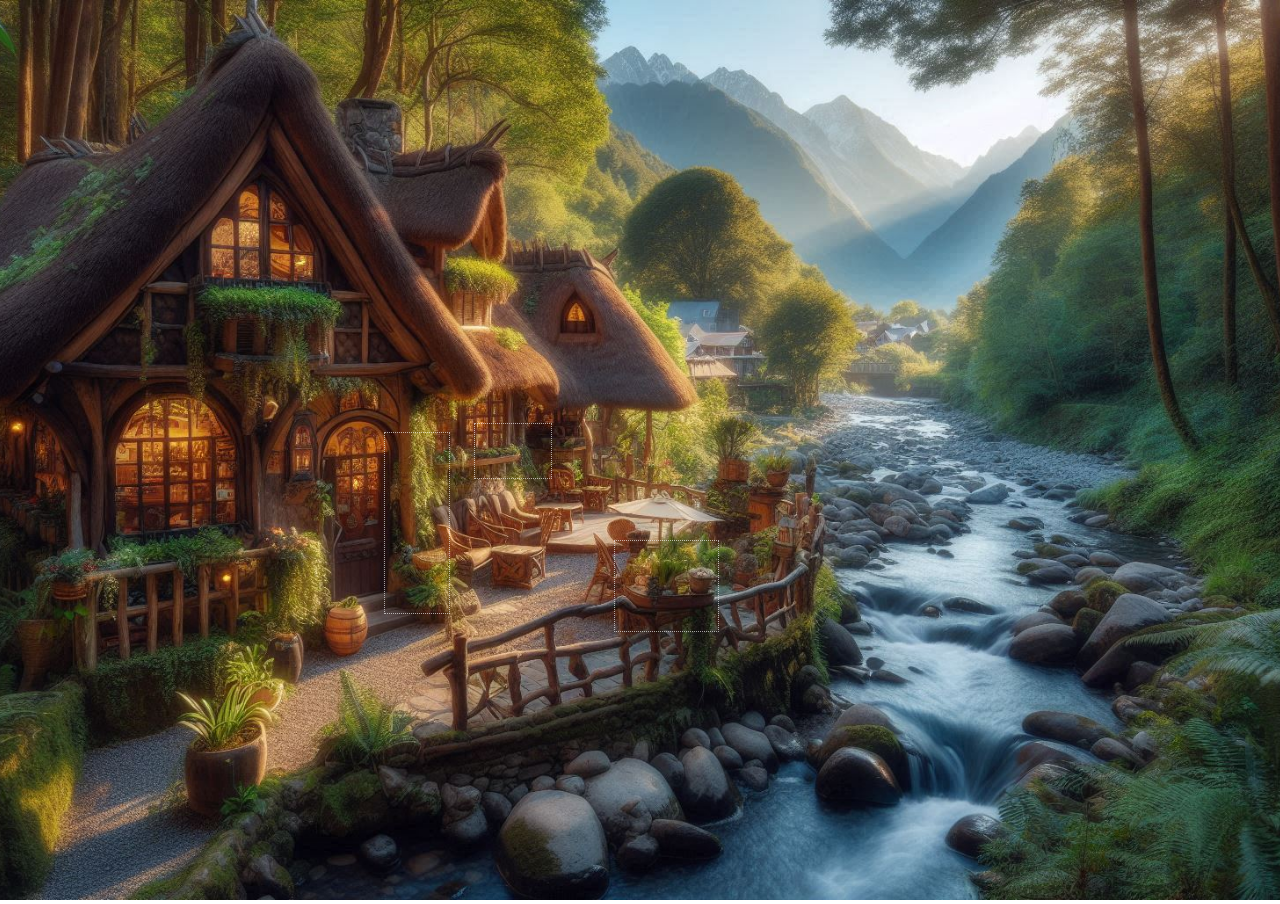
<file: index.html>
<!DOCTYPE html>
<html lang="en">
<head>
    <meta charset="UTF-8">
    <meta name="viewport" content="width=device-width, initial-scale=1.0">
    <title>Happy Birthday</title>
    <link rel="stylesheet" href="style.css">
</head>
<body>
    <div class="background">
        <img src="exterior.jpeg" alt="Background Image" class="background-image">
        <!-- Clickable Areas -->
        <a href="table.html" class="clickable-area" id="table"></a>
        <a href="interior.html" class="clickable-area" id="door"></a>
        <a href="herbs.html" class="clickable-area" id="herbs"></a>
    </div>
</body>
</html>
</file>
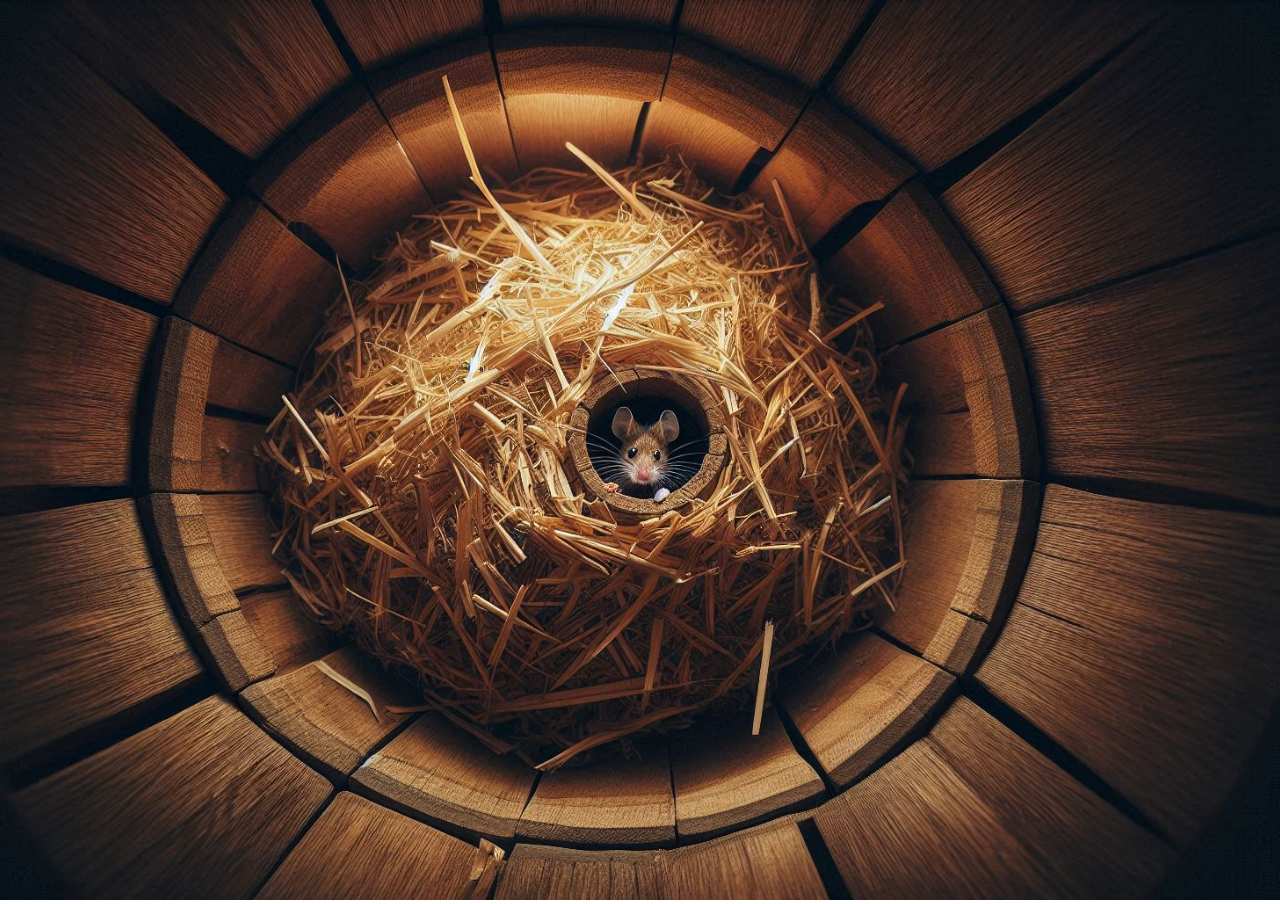
<file: barrel_mouse.html>
<!DOCTYPE html>
<html lang="en">
<head>
    <meta charset="UTF-8">
    <meta name="viewport" content="width=device-width, initial-scale=1.0">
    <title>Happy Birthday</title>
    <link rel="stylesheet" href="style.css">
</head>
<body>
    <div class="background">
        <img src="barrel_mouse.png" alt="Background Image" class="background-image">
    </div>
</body>
</html>
</file>
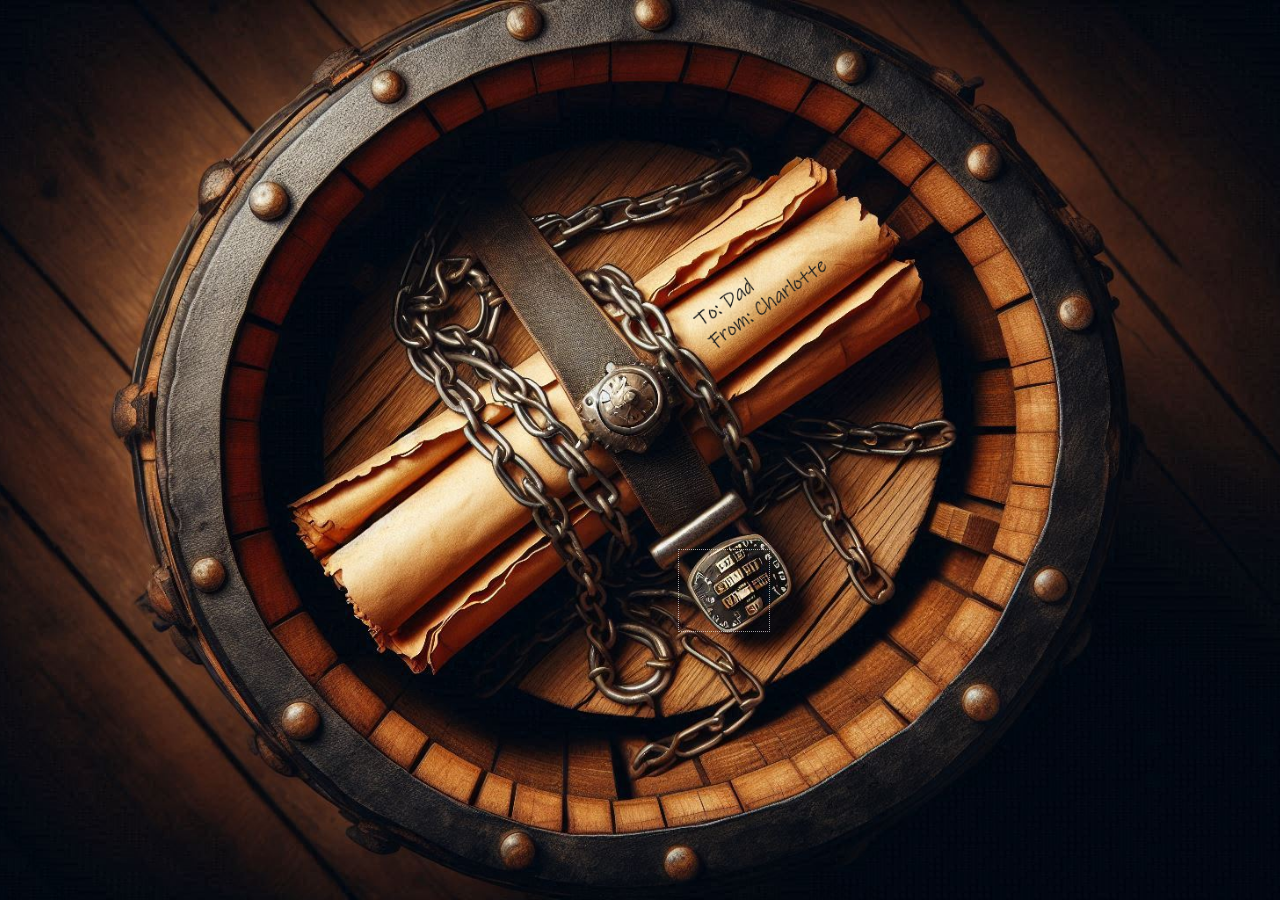
<file: barrel_scroll.html>
<!DOCTYPE html>
<html lang="en">
<head>
    <meta charset="UTF-8">
    <meta name="viewport" content="width=device-width, initial-scale=1.0">
    <title>Happy Birthday</title>
    <link rel="stylesheet" href="style.css">
</head>
<body>
    <div class="background">
        <img src="locked_scroll.png" alt="Background Image" class="background-image">
        <!-- Clickable Areas -->
        <a href="code.html" class="clickable-area" id="code"></a>
    </div>
</body>
</html>
</file>
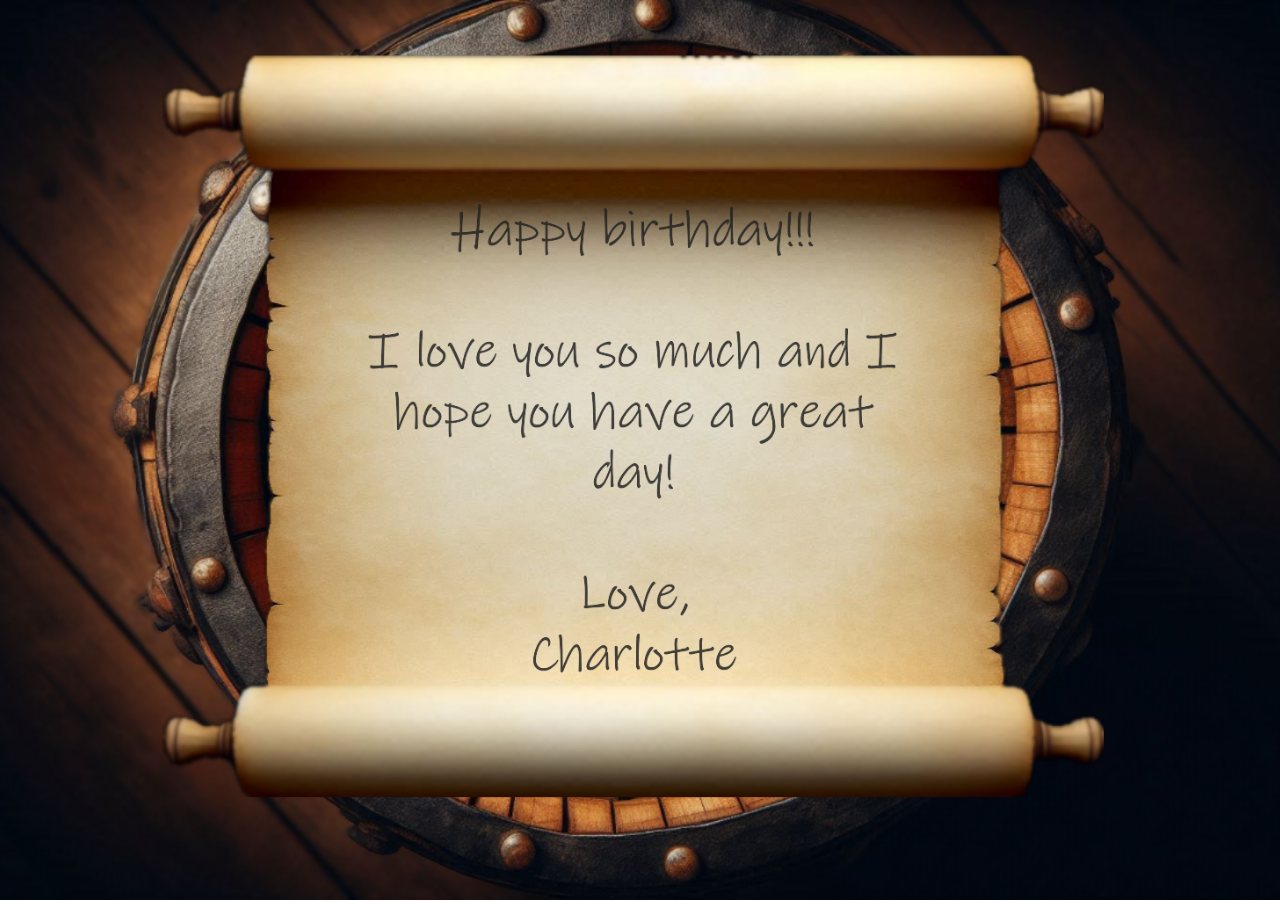
<file: card.html>
<!DOCTYPE html>
<html lang="en">
<head>
    <meta charset="UTF-8">
    <meta name="viewport" content="width=device-width, initial-scale=1.0">
    <title>Happy Birthday</title>
    <link rel="stylesheet" href="style.css">
</head>
<body>
    <div class="background">
        <img src="card.png" alt="Background Image" class="background-image">
    </div>
</body>
</html>
</file>
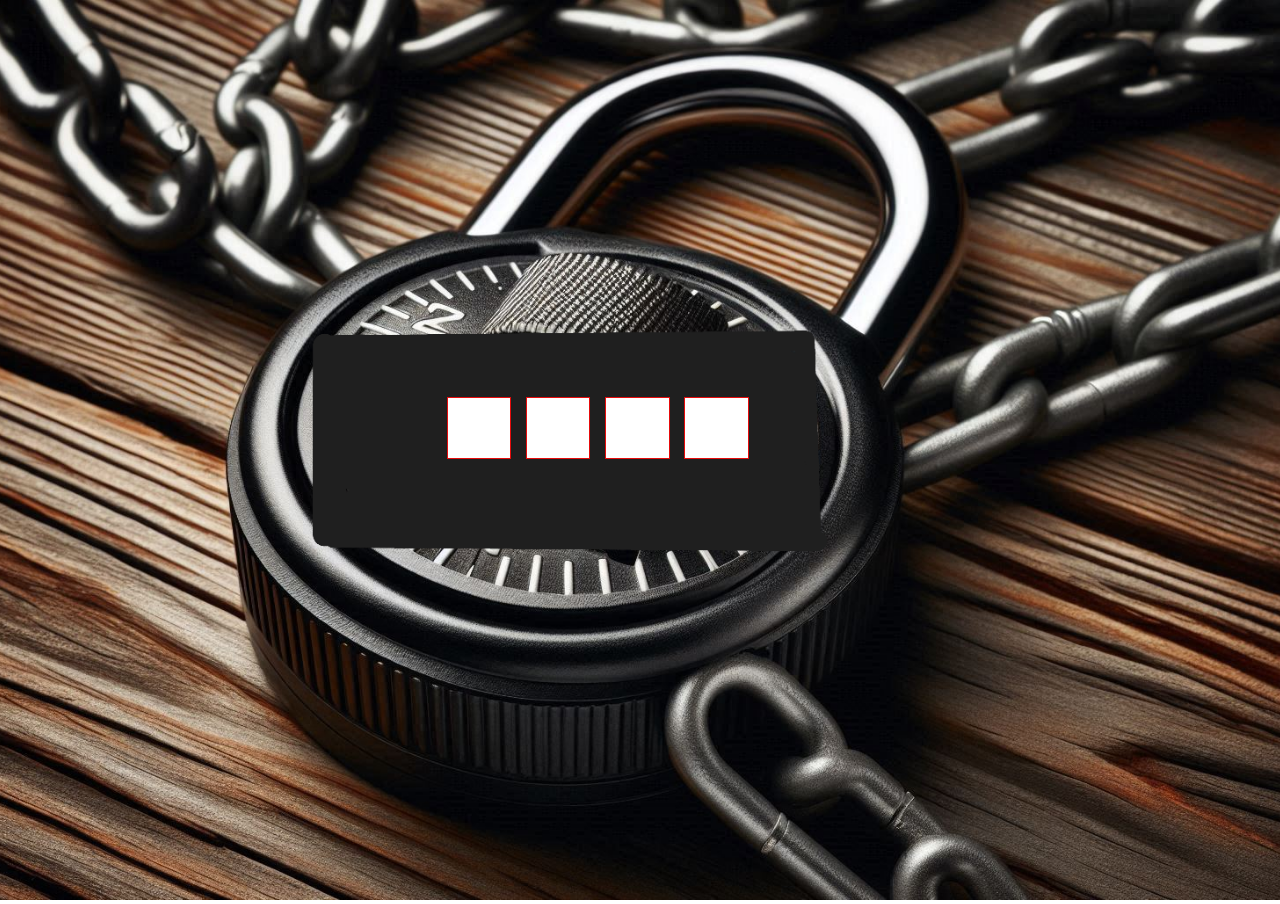
<file: code.html>
<!DOCTYPE html>
<html lang="en">
<head>
    <meta charset="UTF-8">
    <meta name="viewport" content="width=device-width, initial-scale=1.0">
    <title>Happy Birthday</title>
    <link rel="stylesheet" href="style.css">
</head>
<body>
    <div class="background">
        <img src="code.png" alt="Background Image" class="background-image">
    </div>
    <div class="combination">
        <input type="number" id="num1" maxlength="1" class="num-box" oninput="handleInput(this, 'num2')" onkeydown="handleBackspace(event, '', 'num1')">
        <input type="number" id="num2" maxlength="1" class="num-box" oninput="handleInput(this, 'num3')" onkeydown="handleBackspace(event, 'num1', 'num2')">
        <input type="number" id="num3" maxlength="1" class="num-box" oninput="handleInput(this, 'num4')" onkeydown="handleBackspace(event, 'num2', 'num3')">
        <input type="number" id="num4" maxlength="1" class="num-box" oninput="handleInput(this, '')" onkeydown="handleBackspace(event, 'num3', 'num4')">
    </div>
    <div class="open-button">
        <a href="card.html" id="open">Open</a>
    </div>
    <script>
        // Function to handle input, transform to uppercase, and move to the next input box
        function handleInput(current, nextFieldId) {
            if (current.value.length === 1 && nextFieldId) {
                document.getElementById(nextFieldId).focus();
            }
            saveNumber();
        }

        function checkNumber() {
            const storedNum = localStorage.getItem('secretNum');
            const secretNum = "8537";

            const borderColour = (storedNum && storedNum.toLowerCase() === secretNum.toLowerCase()) ? '1px solid #0be62c' : '1px solid #e60b0b';
            const buttonDisplay = (storedNum && storedNum.toLowerCase() === secretNum.toLowerCase()) ? 'block' : 'none';

            var elements = document.getElementsByClassName('num-box');

            for(i = 0; i < elements.length; i++) {
                elements[i].style.border = borderColour;
            }

            // Make button appear if code is correct; button will go to final page
            document.getElementById('open').style.display = buttonDisplay;
        }

        // Function to handle the Backspace key
        function handleBackspace(event, prevFieldId, currentFieldId) {
            const currentInput = document.getElementById(currentFieldId);

            // If Backspace is pressed and the current box is empty, move to the previous box
            if (event.key === 'Backspace' && currentInput.value === '' && prevFieldId) {
                document.getElementById(prevFieldId).focus();
            }
        }

        function saveNumber() {
            const num1 = document.getElementById('num1').value;
            const num2 = document.getElementById('num2').value;
            const num3 = document.getElementById('num3').value;
            const num4 = document.getElementById('num4').value;

            const secretNum = num1.toString() + num2.toString() + num3.toString() + num4.toString();
            if (secretNum.length === 4) {
                localStorage.setItem('secretNum', secretNum);
            }

            checkNumber();
        }

        window.addEventListener('load', function() {
            const savedSecretNum = localStorage.getItem('secretNum');
            if (savedSecretNum) {
                document.getElementById('num1').value = savedSecretNum[0];
                document.getElementById('num2').value = savedSecretNum[1];
                document.getElementById('num3').value = savedSecretNum[2];
                document.getElementById('num4').value = savedSecretNum[3];
            }

            checkNumber();
        });
    </script>
</body>
</html>
</file>
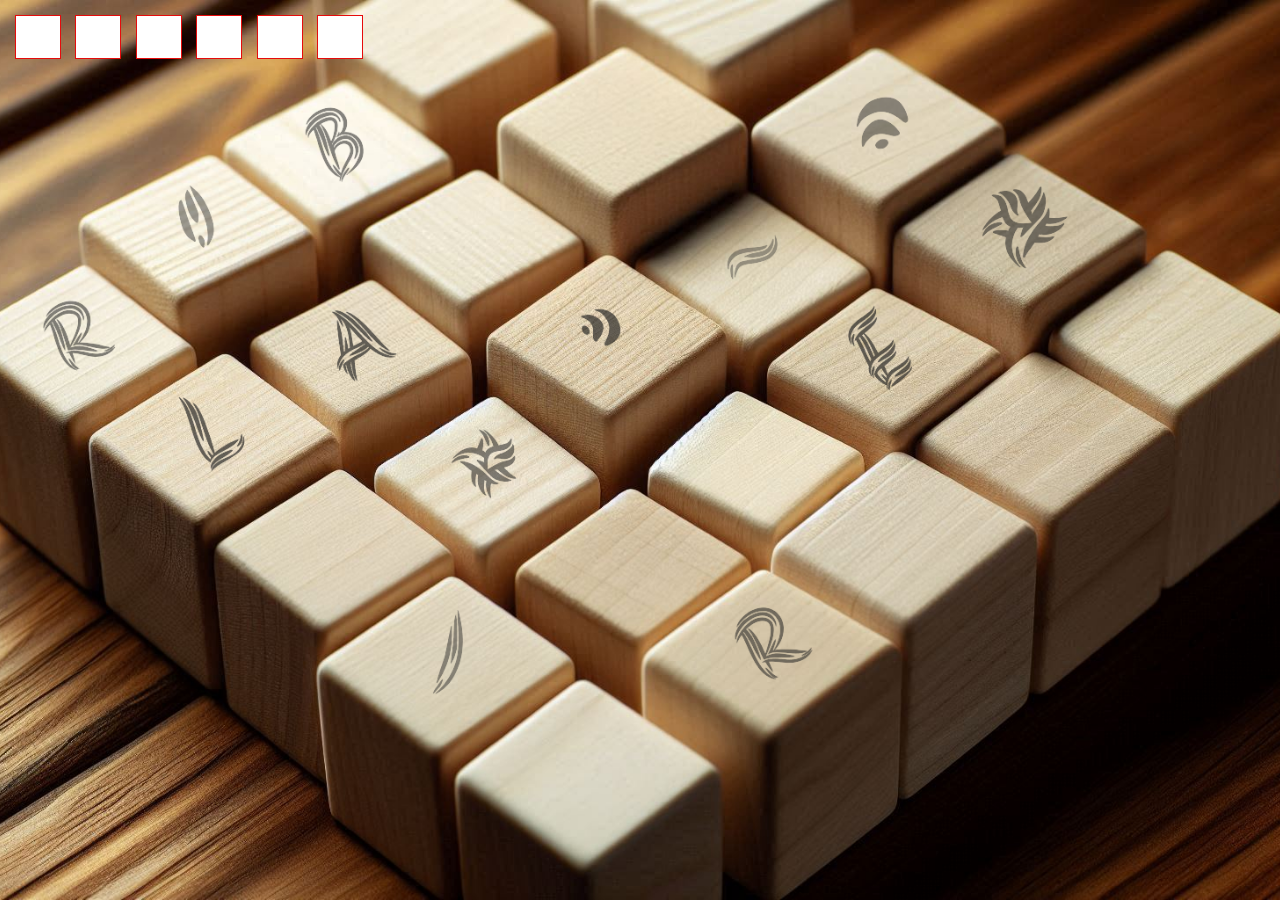
<file: game.html>
<!DOCTYPE html>
<html lang="en">
<head>
    <meta charset="UTF-8">
    <meta name="viewport" content="width=device-width, initial-scale=1.0">
    <title>Happy Birthday</title>
    <link rel="stylesheet" href="style.css">
</head>
<body>
    <div class="background">
        <img src="game.png" alt="Background Image" class="background-image">
    </div>
    <div class="controls">
        <input type="text" id="char1" maxlength="1" class="input-box" oninput="handleInput(this, 'char2')" onkeydown="handleBackspace(event, '', 'char1')">
        <input type="text" id="char2" maxlength="1" class="input-box" oninput="handleInput(this, 'char3')" onkeydown="handleBackspace(event, 'char1', 'char2')">
        <input type="text" id="char3" maxlength="1" class="input-box" oninput="handleInput(this, 'char4')" onkeydown="handleBackspace(event, 'char2', 'char3')">
        <input type="text" id="char4" maxlength="1" class="input-box" oninput="handleInput(this, 'char5')" onkeydown="handleBackspace(event, 'char3', 'char4')">
        <input type="text" id="char5" maxlength="1" class="input-box" oninput="handleInput(this, 'char6')" onkeydown="handleBackspace(event, 'char4', 'char5')">
        <input type="text" id="char6" maxlength="1" class="input-box" oninput="handleInput(this, '')" onkeydown="handleBackspace(event, 'char5', 'char6')">
    </div>
    <script>
        // Function to handle input, transform to uppercase, and move to the next input box
        function handleInput(current, nextFieldId) {
            current.value = current.value.toUpperCase(); // Convert to uppercase
            if (current.value.length === 1 && nextFieldId) {
                document.getElementById(nextFieldId).focus();
            }
            saveSecretWord();
        }

        function checkSecretWord() {
            const storedSecretWord = localStorage.getItem('secretWord');
            const secretWord = "barrel";

            const borderColour = (storedSecretWord && storedSecretWord.toLowerCase() === secretWord.toLowerCase()) ? '1px solid #0be62c' : '1px solid #e60b0b';

            var elements = document.getElementsByClassName('input-box');

            for(i = 0; i < elements.length; i++) {
                elements[i].style.border = borderColour;
            }
        }

        // Function to handle the Backspace key
        function handleBackspace(event, prevFieldId, currentFieldId) {
            const currentInput = document.getElementById(currentFieldId);

            // If Backspace is pressed and the current box is empty, move to the previous box
            if (event.key === 'Backspace' && currentInput.value === '' && prevFieldId) {
                document.getElementById(prevFieldId).focus();
            }
        }

        function saveSecretWord() {
            const char1 = document.getElementById('char1').value;
            const char2 = document.getElementById('char2').value;
            const char3 = document.getElementById('char3').value;
            const char4 = document.getElementById('char4').value;
            const char5 = document.getElementById('char5').value;
            const char6 = document.getElementById('char6').value;

            const secretWord = char1 + char2 + char3 + char4 + char5 + char6;
            if (secretWord.length === 6) {
                localStorage.setItem('secretWord', secretWord);
            }

            checkSecretWord();
        }

        window.addEventListener('load', function() {
            const savedSecretWord = localStorage.getItem('secretWord');
            if (savedSecretWord) {
                document.getElementById('char1').value = savedSecretWord[0];
                document.getElementById('char2').value = savedSecretWord[1];
                document.getElementById('char3').value = savedSecretWord[2];
                document.getElementById('char4').value = savedSecretWord[3];
                document.getElementById('char5').value = savedSecretWord[4];
                document.getElementById('char6').value = savedSecretWord[5];
            }

            checkSecretWord();
        });
    </script>
</body>
</html>
</file>
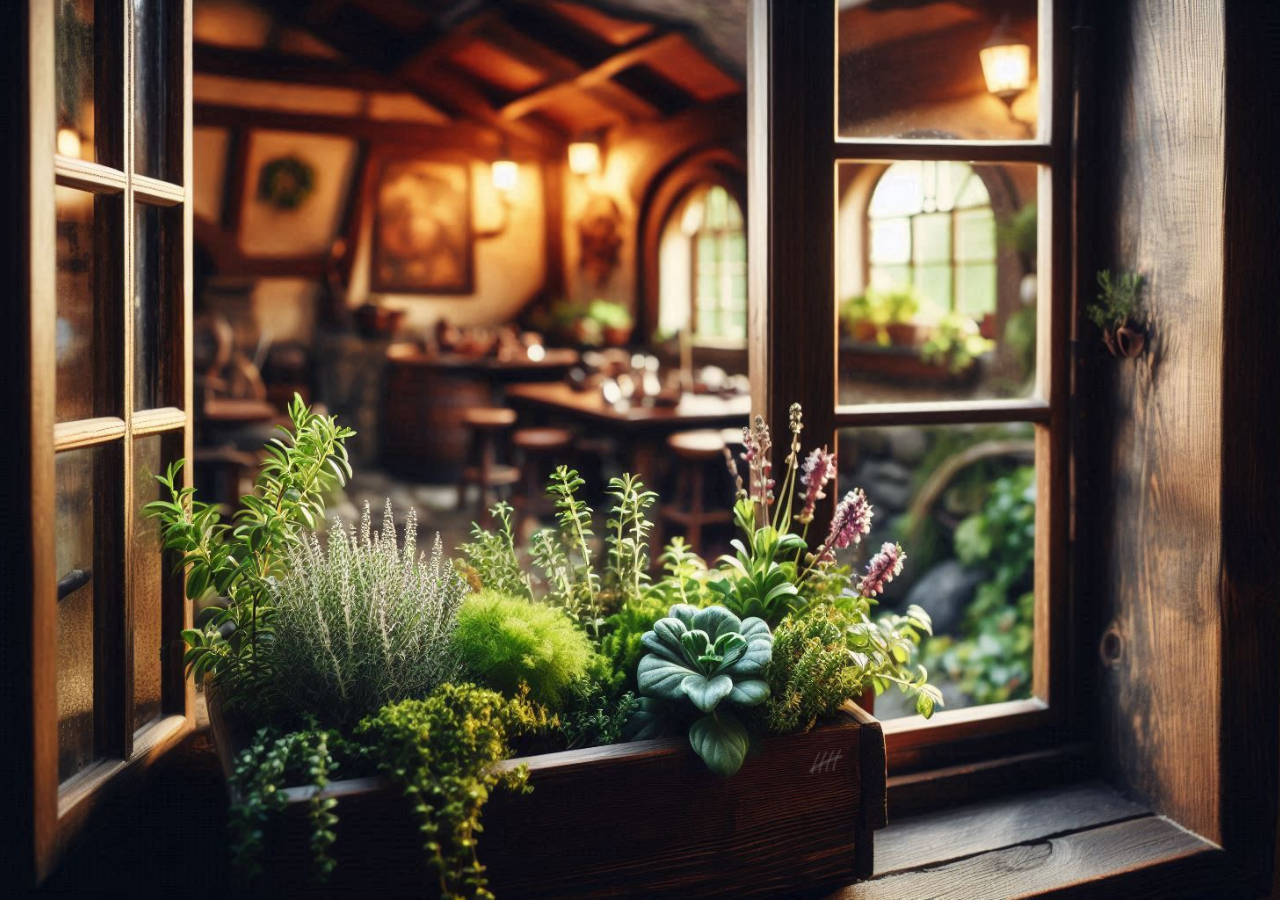
<file: herbs.html>
<!DOCTYPE html>
<html lang="en">
<head>
    <meta charset="UTF-8">
    <meta name="viewport" content="width=device-width, initial-scale=1.0">
    <title>Happy Birthday</title>
    <link rel="stylesheet" href="style.css">
</head>
<body>
    <div class="background">
        <img src="herbs.png" alt="Background Image" class="background-image">
    </div>
</body>
</html>
</file>
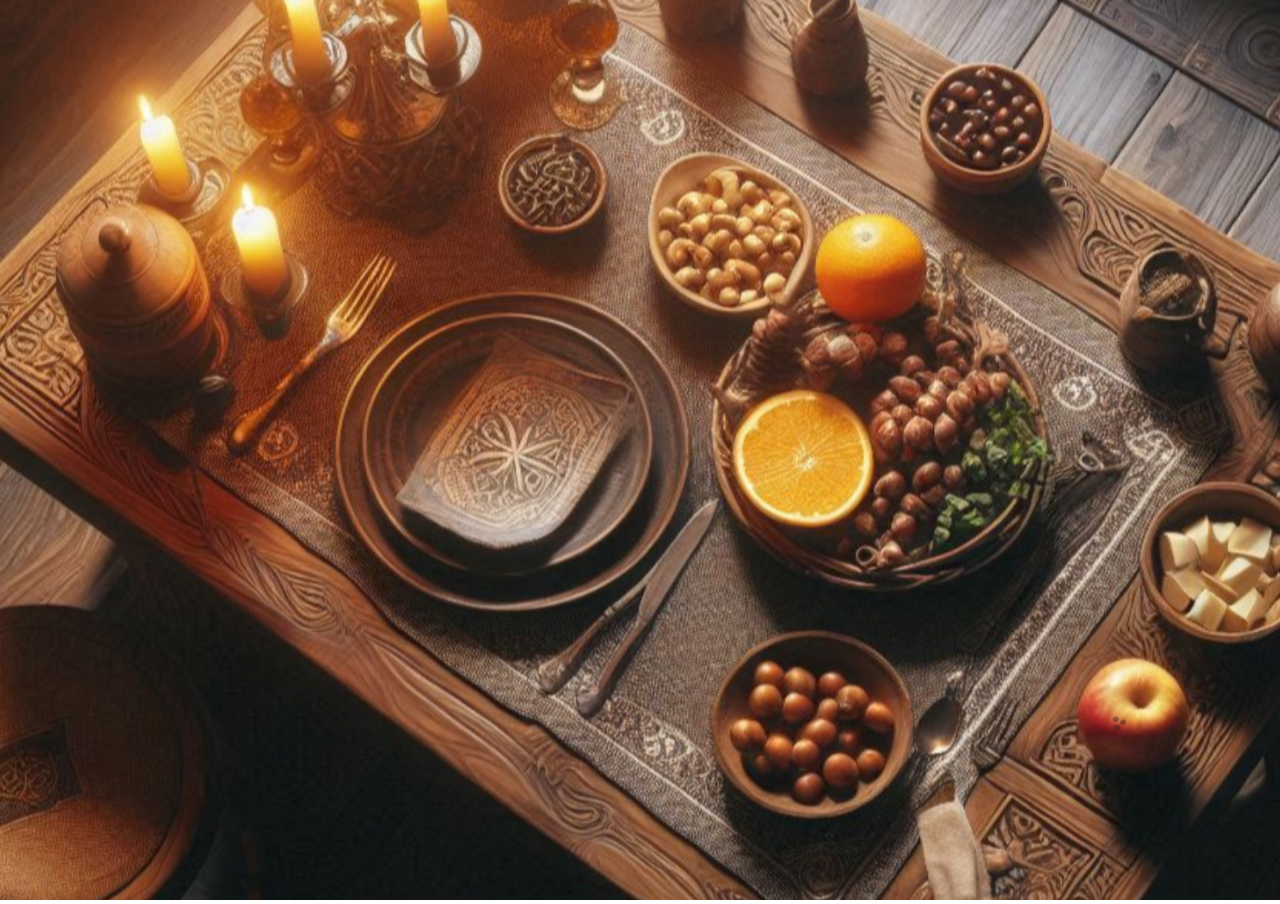
<file: indoor_table_1.html>
<!DOCTYPE html>
<html lang="en">
<head>
    <meta charset="UTF-8">
    <meta name="viewport" content="width=device-width, initial-scale=1.0">
    <title>Happy Birthday</title>
    <link rel="stylesheet" href="style.css">
</head>
<body>
    <div class="background">
        <img src="indoor_table_1.png" alt="Background Image" class="background-image">
    </div>
</body>
</html>
</file>
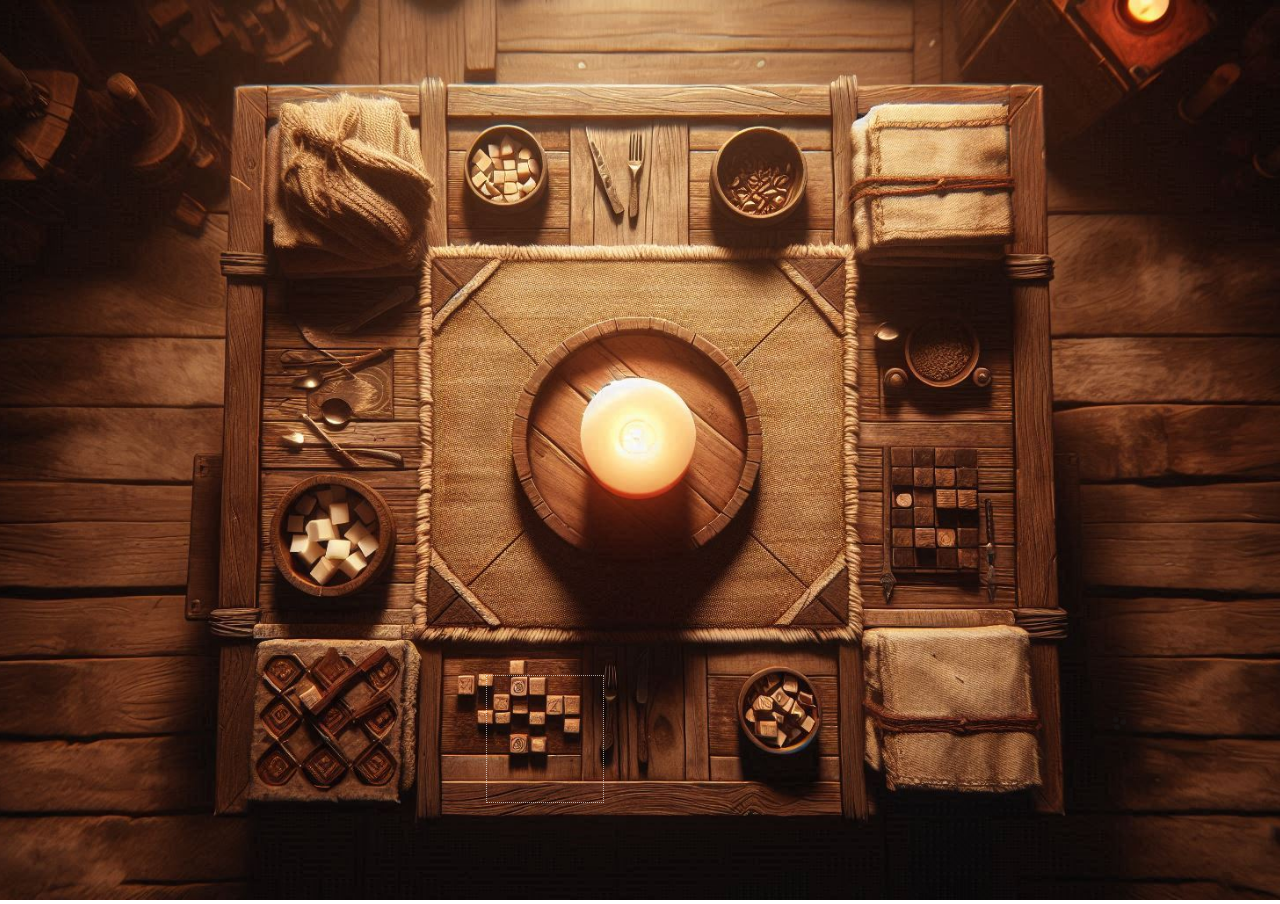
<file: indoor_table_2.html>
<!DOCTYPE html>
<html lang="en">
<head>
    <meta charset="UTF-8">
    <meta name="viewport" content="width=device-width, initial-scale=1.0">
    <title>Happy Birthday</title>
    <link rel="stylesheet" href="style.css">
</head>
<body>
    <div class="background">
        <img src="indoor_table_2.png" alt="Background Image" class="background-image">
        <!-- Clickable Areas -->
        <a href="game.html" class="clickable-area" id="game"></a>
    </div>
</body>
</html>
</file>
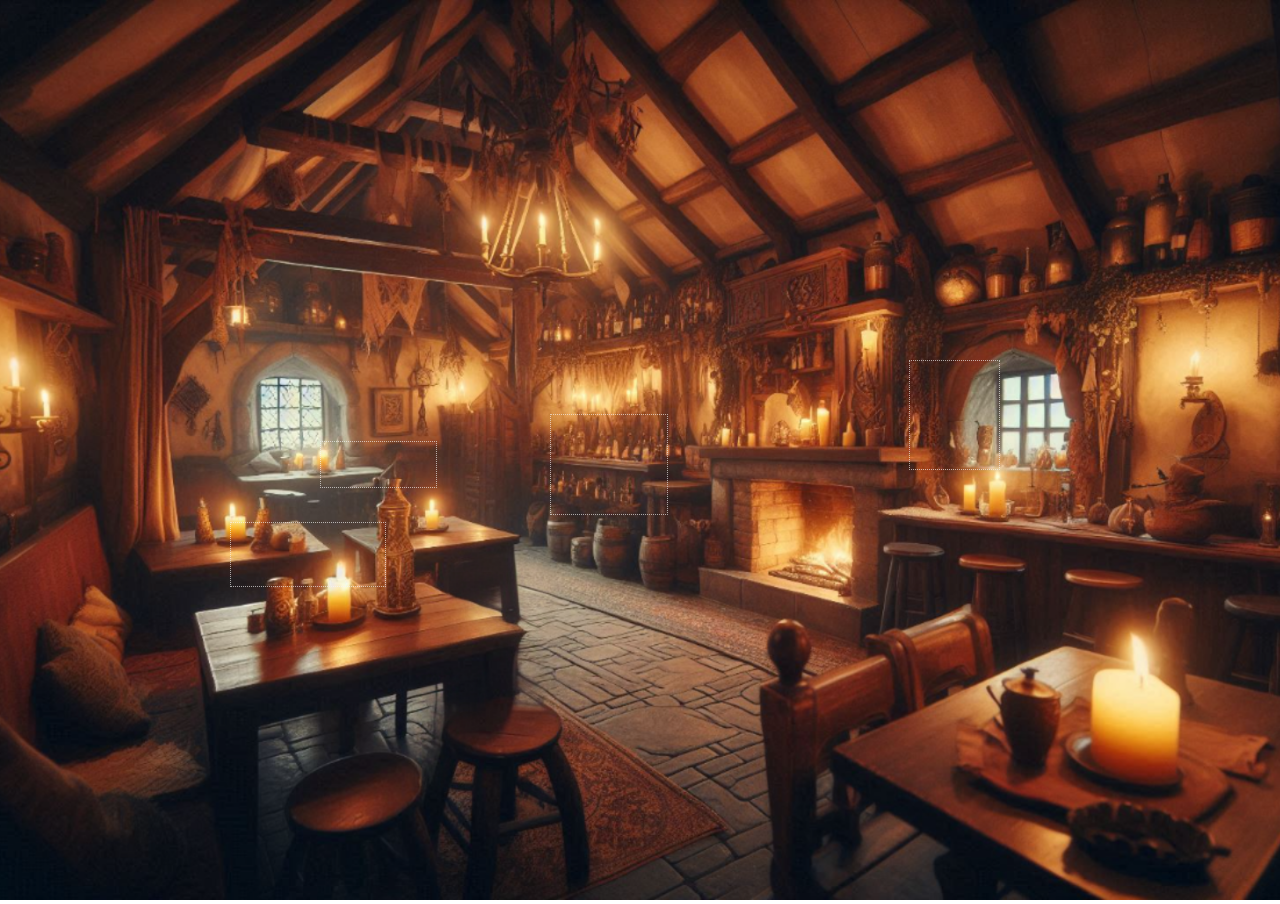
<file: interior.html>
<!DOCTYPE html>
<html lang="en">
<head>
    <meta charset="UTF-8">
    <meta name="viewport" content="width=device-width, initial-scale=1.0">
    <title>Happy Birthday</title>
    <link rel="stylesheet" href="style.css">
</head>
<body>
    <div class="background">
        <img src="interior.png" alt="Background Image" class="background-image">
        <!-- Clickable Areas -->
        <a href="barrel_mouse.html" class="clickable-area" id="barrel_mouse" style="display: none;"></a>
        <a href="indoor_table_1.html" class="clickable-area" id="indoor_table_1"></a>
        <a href="indoor_table_2.html" class="clickable-area" id="indoor_table_2"></a>
        <a href="shelf.html" class="clickable-area" id="shelf"></a>
        <a href="window.html" class="clickable-area" id="window"></a>
        <a href="barrel_scroll.html" class="clickable-area" id="barrel_scroll" style="display: none;"></a>
    </div>
    <script>
        window.addEventListener('load', function() {
            const storedSecretWord = localStorage.getItem('secretWord');
            const secretWord = "barrel"; // The word required to display the secret area
            
            if (storedSecretWord && storedSecretWord.toLowerCase() === secretWord.toLowerCase()) {
                document.getElementById('barrel_scroll').style.display = 'block';
                document.getElementById('barrel_mouse').style.display = 'block';
            }
        });
    </script>
</body>
</html>
</file>
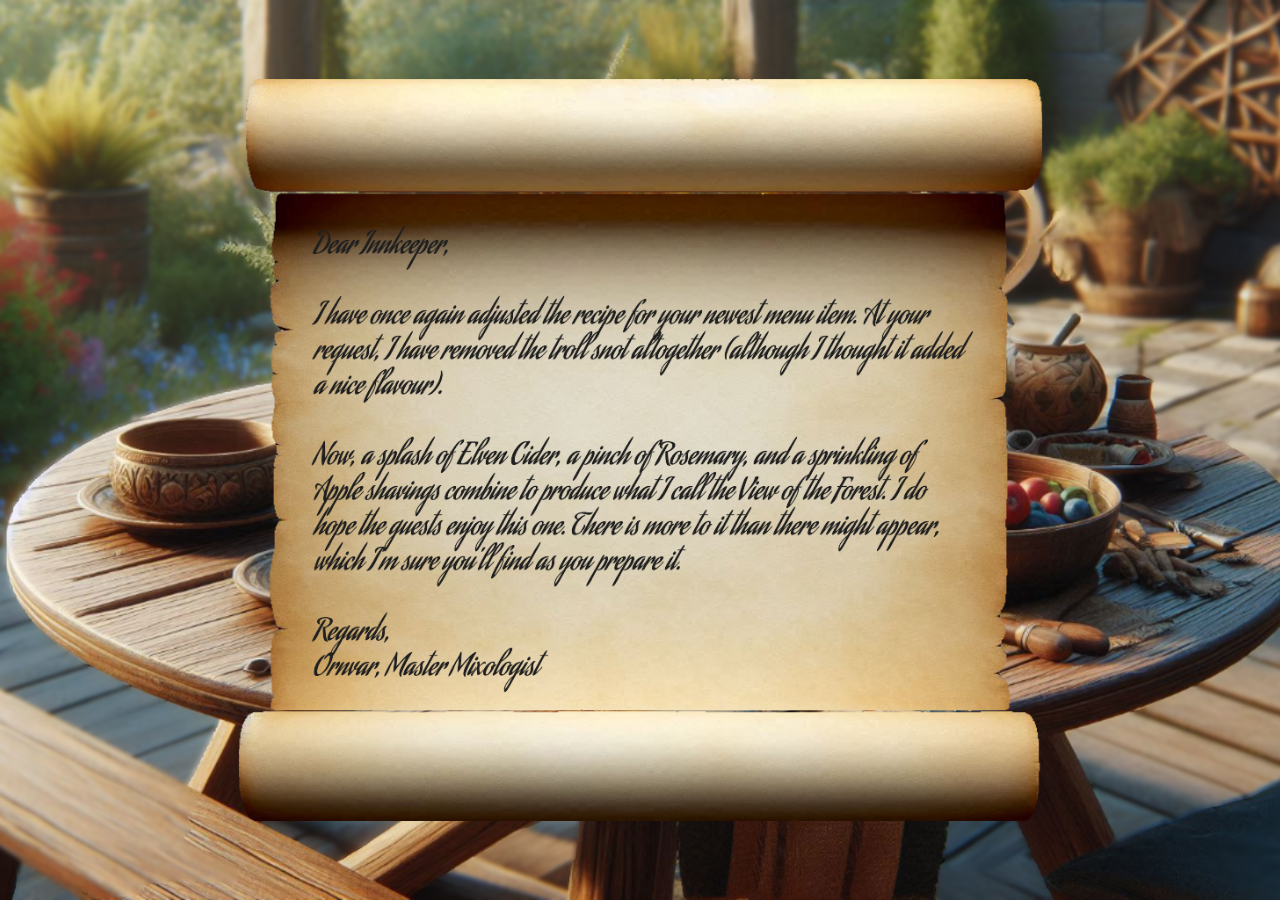
<file: note.html>
<!DOCTYPE html>
<html lang="en">
<head>
    <meta charset="UTF-8">
    <meta name="viewport" content="width=device-width, initial-scale=1.0">
    <title>Happy Birthday</title>
    <link rel="stylesheet" href="style.css">
</head>
<body>
    <div class="background">
        <img src="note.png" alt="Background Image" class="background-image">
    </div>
</body>
</html>
</file>
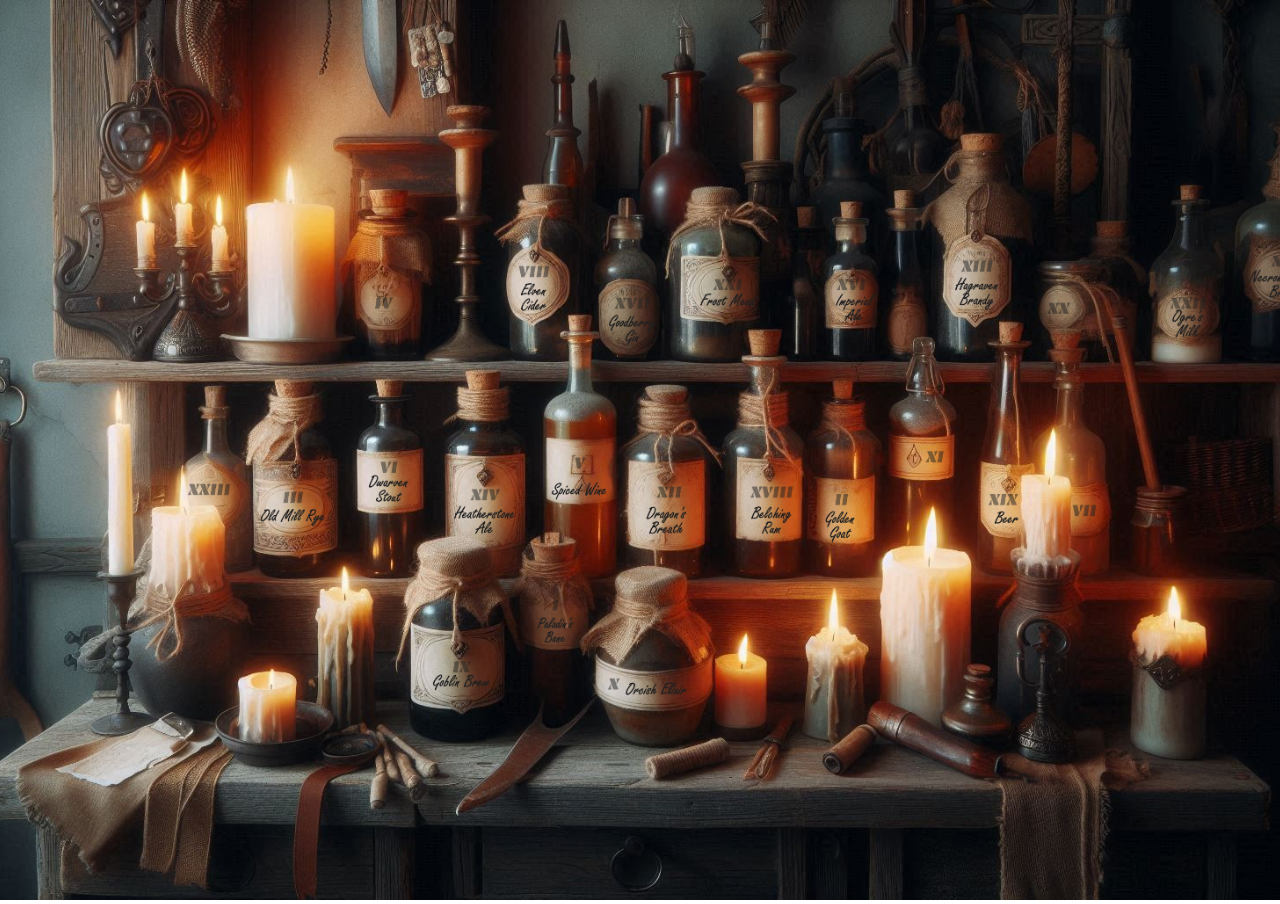
<file: shelf.html>
<!DOCTYPE html>
<html lang="en">
<head>
    <meta charset="UTF-8">
    <meta name="viewport" content="width=device-width, initial-scale=1.0">
    <title>Happy Birthday</title>
    <link rel="stylesheet" href="style.css">
</head>
<body>
    <div class="background">
        <img src="shelf.png" alt="Background Image" class="background-image">
    </div>
</body>
</html>
</file>
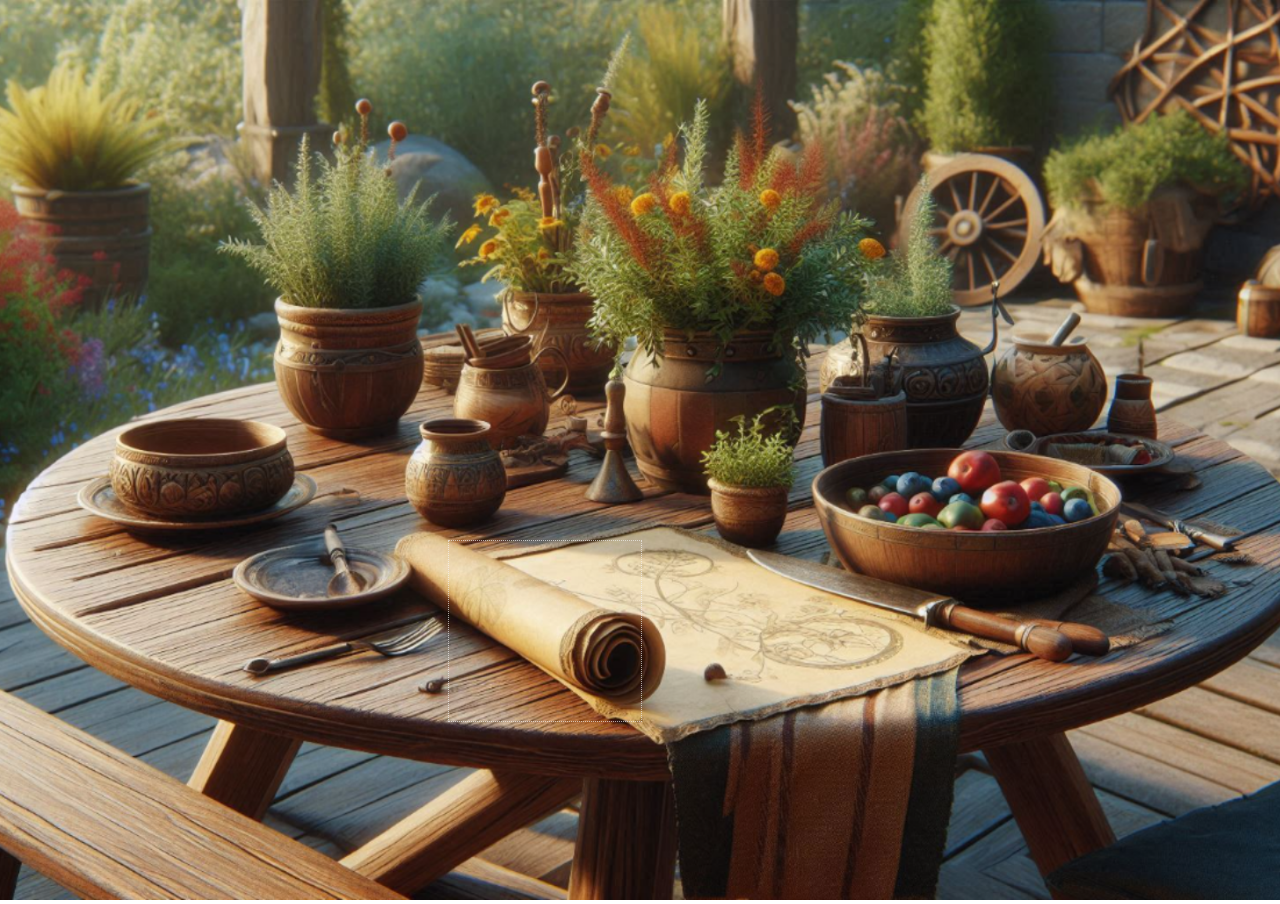
<file: table.html>
<!DOCTYPE html>
<html lang="en">
<head>
    <meta charset="UTF-8">
    <meta name="viewport" content="width=device-width, initial-scale=1.0">
    <title>Happy Birthday</title>
    <link rel="stylesheet" href="style.css">
</head>
<body>
    <div class="background">
        <img src="table.png" alt="Background Image" class="background-image">
        <!-- Clickable Areas -->
        <a href="note.html" class="clickable-area" id="note"></a>
    </div>
</body>
</html>
</file>
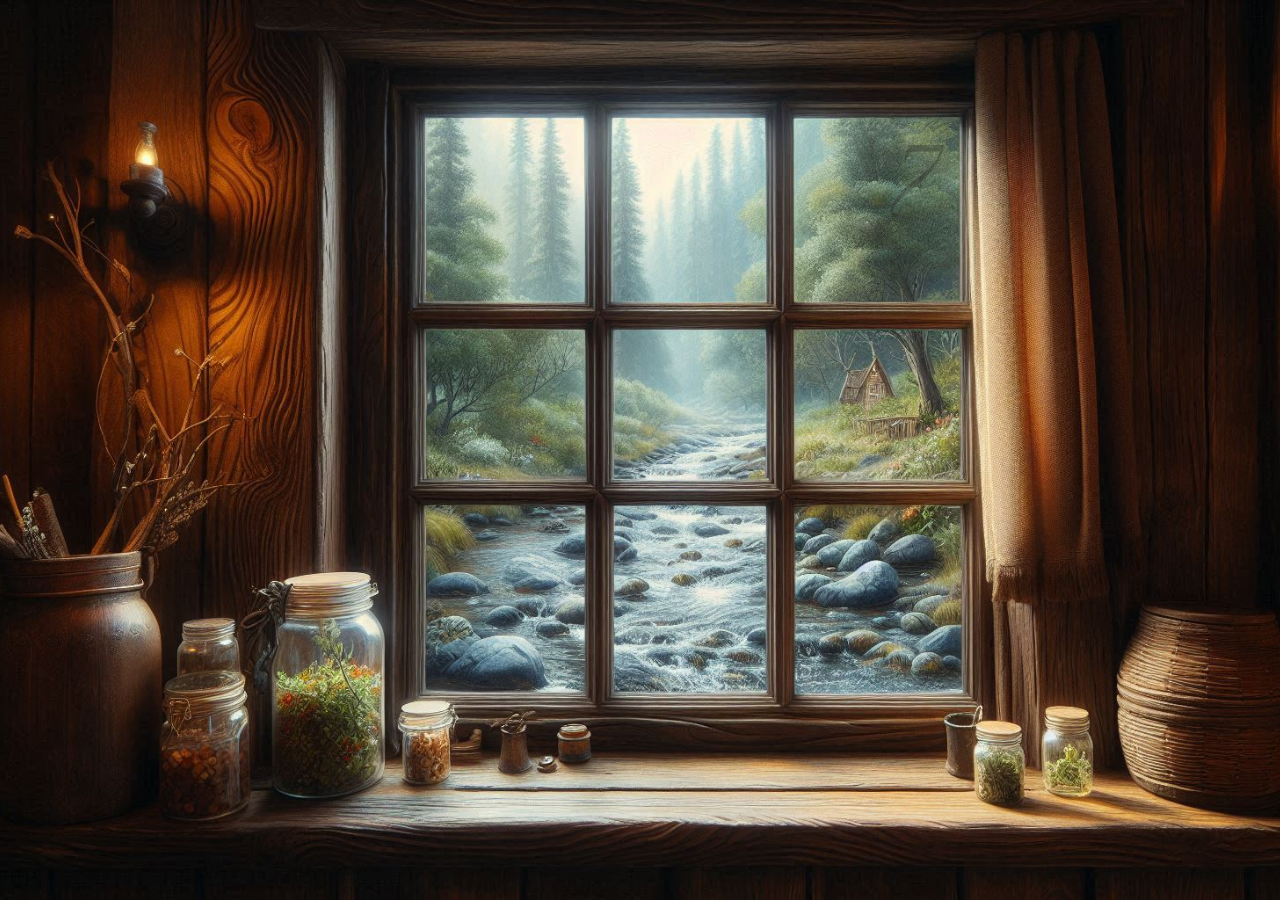
<file: window.html>
<!DOCTYPE html>
<html lang="en">
<head>
    <meta charset="UTF-8">
    <meta name="viewport" content="width=device-width, initial-scale=1.0">
    <title>Happy Birthday</title>
    <link rel="stylesheet" href="style.css">
</head>
<body>
    <div class="background">
        <img src="window.png" alt="Background Image" class="background-image">
    </div>
</body>
</html>
</file>
<file: style.css>
body, html {
    margin: 0;
    padding: 0;
    height: 100%;
    overflow: hidden;
    font-family: Arial, sans-serif;
}

.controls {
    position: absolute;
    top: 10px;
    left: 10px;
    z-index: 10;
}

.combination {
    position: absolute;
    top: 43.5%;
    left: 34.5%;
}

.background {
    position: relative;
    width: 100%;
    height: 100%;
}

.background-image {
    width: 100%;
    height: 100%;
    object-fit: cover;
}

.clickable-area {
    position: absolute;
    border: 1px dotted rgba(245, 245, 245, 0.631);
}

.input-box {
    width: 40px;
    height: 40px;
    font-size: 24px;
    text-align: center;
    margin: 5px;
    border: 1px solid #e60b0b;
    outline: none;
}

.num-box {
    width: 7%;
    height: 100%;
    font-size: 50px;
    text-align: center;
    margin: 5px;
    border: 1px solid #ccc;
    outline: none;
}

.open-button {
    position: absolute;
    top: 53%;
    left: 43.5%;
}

#open {
    color: white;
    text-decoration: none;
    border: 1px solid #ccc;
    margin-left: 10px;
    padding: 8px;
    font-size: 16px;
}

#door {
    top: 48%;  /* Adjust this percentage as needed */
    left: 30%; /* Adjust this percentage as needed */
    width: 5%; /* Adjust size */
    height: 20%; /* Adjust size */
}

#table {
    top: 60%;  /* Adjust this percentage as needed */
    left: 48%; /* Adjust this percentage as needed */
    width: 8%; /* Adjust size */
    height: 10%; /* Adjust size */
}

#herbs {
    top: 47%;  /* Adjust this percentage as needed */
    left: 37%; /* Adjust this percentage as needed */
    width: 6%; /* Adjust size */
    height: 6%; /* Adjust size */
}

#note {
    top: 60%;  /* Adjust this percentage as needed */
    left: 35%; /* Adjust this percentage as needed */
    width: 15%; /* Adjust size */
    height: 20%; /* Adjust size */
}

#barrel_mouse {
    top: 60%;  /* Adjust this percentage as needed */
    left: 50%; /* Adjust this percentage as needed */
    width: 2%; /* Adjust size */
    height: 7%; /* Adjust size */
}

#indoor_table_1 {
    top: 49%;  /* Adjust this percentage as needed */
    left: 25%; /* Adjust this percentage as needed */
    width: 9%; /* Adjust size */
    height: 5%; /* Adjust size */
}

#indoor_table_2 {
    top: 58%;  /* Adjust this percentage as needed */
    left: 18%; /* Adjust this percentage as needed */
    width: 12%; /* Adjust size */
    height: 7%; /* Adjust size */
}

#game {
    top: 75%;  /* Adjust this percentage as needed */
    left: 38%; /* Adjust this percentage as needed */
    width: 9%; /* Adjust size */
    height: 14%; /* Adjust size */
}

#shelf {
    top: 46%;  /* Adjust this percentage as needed */
    left: 43%; /* Adjust this percentage as needed */
    width: 9%; /* Adjust size */
    height: 11%; /* Adjust size */
}

#window {
    top: 40%;  /* Adjust this percentage as needed */
    left: 71%; /* Adjust this percentage as needed */
    width: 7%; /* Adjust size */
    height: 12%; /* Adjust size */
}

#barrel_scroll {
    top: 59%;  /* Adjust this percentage as needed */
    left: 47%; /* Adjust this percentage as needed */
    width: 2%; /* Adjust size */
    height: 7%; /* Adjust size */
}

#code {
    top: 61%;  /* Adjust this percentage as needed */
    left: 53%; /* Adjust this percentage as needed */
    width: 7%; /* Adjust size */
    height: 9%; /* Adjust size */
}
</file>
